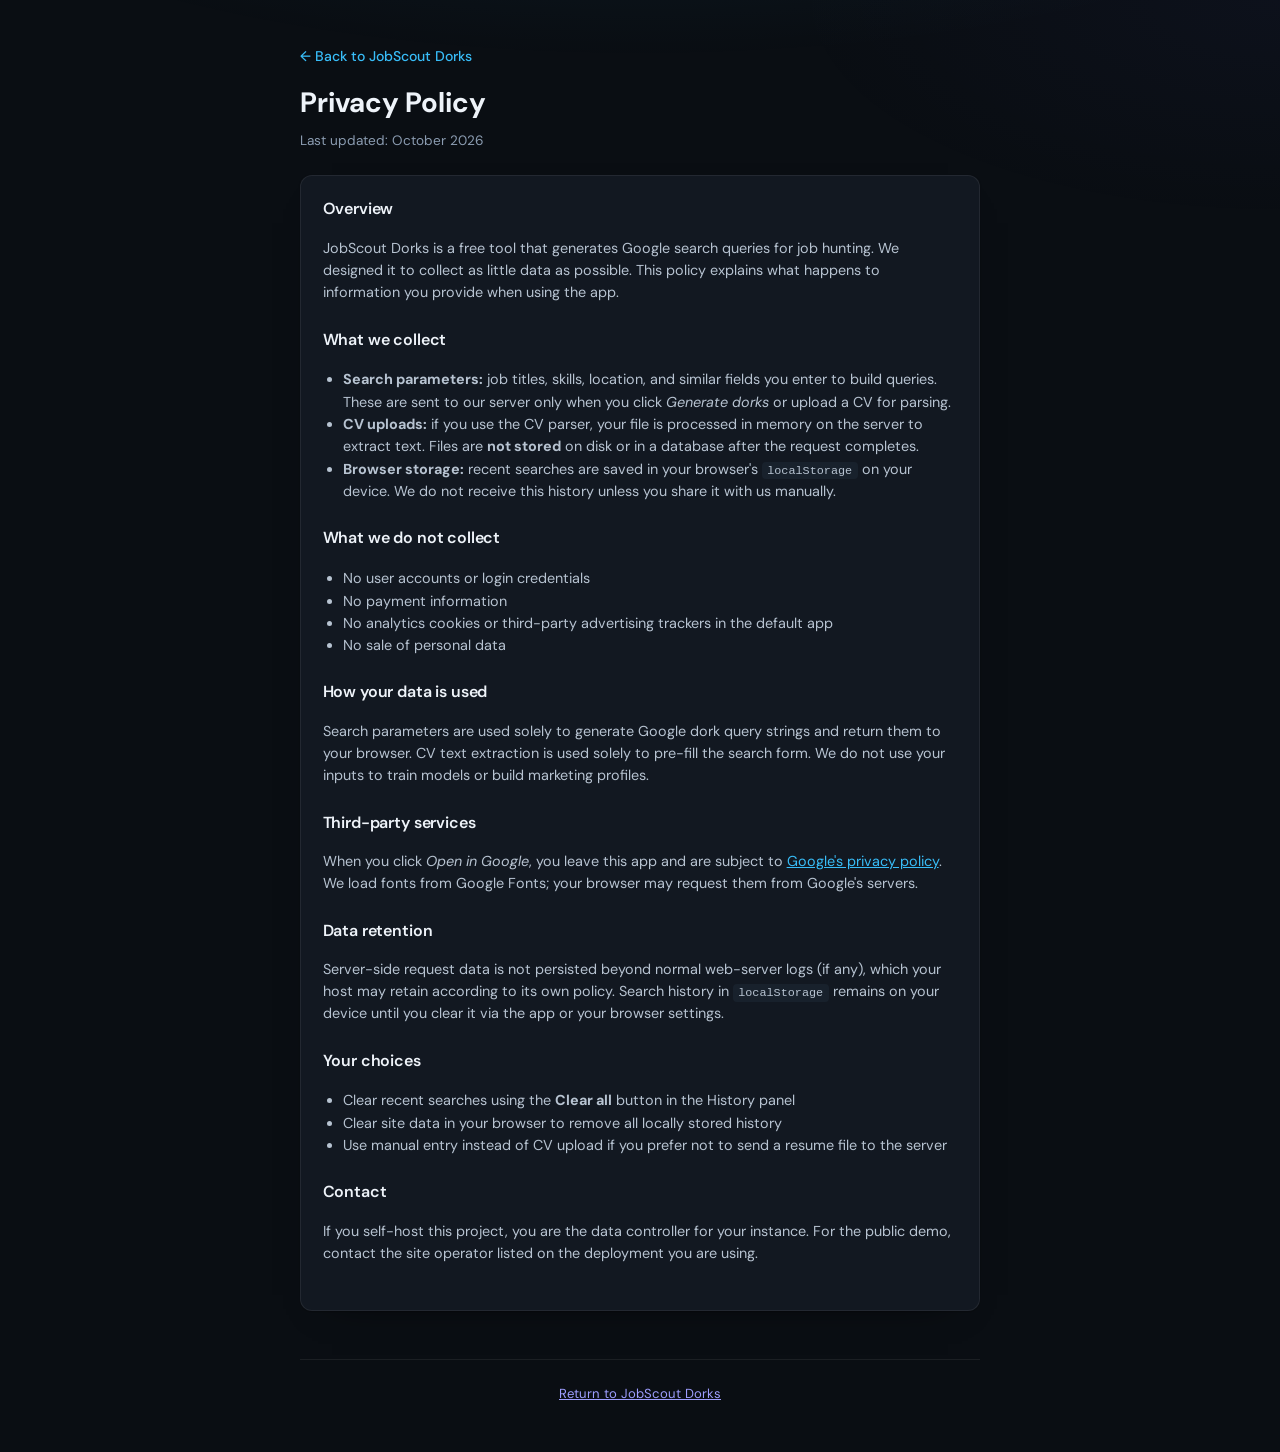
<file: static/privacy.html>
<!DOCTYPE html>
<html lang="en">
<head>
  <meta charset="UTF-8" />
  <meta name="viewport" content="width=device-width, initial-scale=1.0" />
  <title>JobScout Dorks Privacy Policy</title>
  <link rel="preconnect" href="https://fonts.googleapis.com" />
  <link rel="preconnect" href="https://fonts.gstatic.com" crossorigin />
  <link href="https://fonts.googleapis.com/css2?family=DM+Sans:opsz,wght@9..40,400;9..40,600;9..40,700&display=swap" rel="stylesheet" />
  <link rel="stylesheet" href="/static/style.css" />
</head>
<body>
  <div class="bg-glow" aria-hidden="true"></div>
  <div class="page legal-page">
    <header class="legal-header">
      <a href="/" class="back-link">← Back to JobScout Dorks</a>
      <h1>Privacy Policy</h1>
      <p class="legal-updated">Last updated: October 2026</p>
    </header>

    <main class="panel legal-content">
      <section>
        <h2>Overview</h2>
        <p>JobScout Dorks is a free tool that generates Google search queries for job hunting. We designed it to collect as little data as possible. This policy explains what happens to information you provide when using the app.</p>
      </section>

      <section>
        <h2>What we collect</h2>
        <ul>
          <li><strong>Search parameters:</strong> job titles, skills, location, and similar fields you enter to build queries. These are sent to our server only when you click <em>Generate dorks</em> or upload a CV for parsing.</li>
          <li><strong>CV uploads:</strong> if you use the CV parser, your file is processed in memory on the server to extract text. Files are <strong>not stored</strong> on disk or in a database after the request completes.</li>
          <li><strong>Browser storage:</strong> recent searches are saved in your browser's <code>localStorage</code> on your device. We do not receive this history unless you share it with us manually.</li>
        </ul>
      </section>

      <section>
        <h2>What we do not collect</h2>
        <ul>
          <li>No user accounts or login credentials</li>
          <li>No payment information</li>
          <li>No analytics cookies or third-party advertising trackers in the default app</li>
          <li>No sale of personal data</li>
        </ul>
      </section>

      <section>
        <h2>How your data is used</h2>
        <p>Search parameters are used solely to generate Google dork query strings and return them to your browser. CV text extraction is used solely to pre-fill the search form. We do not use your inputs to train models or build marketing profiles.</p>
      </section>

      <section>
        <h2>Third-party services</h2>
        <p>When you click <em>Open in Google</em>, you leave this app and are subject to <a href="https://policies.google.com/privacy" target="_blank" rel="noopener noreferrer">Google's privacy policy</a>. We load fonts from Google Fonts; your browser may request them from Google's servers.</p>
      </section>

      <section>
        <h2>Data retention</h2>
        <p>Server-side request data is not persisted beyond normal web-server logs (if any), which your host may retain according to its own policy. Search history in <code>localStorage</code> remains on your device until you clear it via the app or your browser settings.</p>
      </section>

      <section>
        <h2>Your choices</h2>
        <ul>
          <li>Clear recent searches using the <strong>Clear all</strong> button in the History panel</li>
          <li>Clear site data in your browser to remove all locally stored history</li>
          <li>Use manual entry instead of CV upload if you prefer not to send a resume file to the server</li>
        </ul>
      </section>

      <section>
        <h2>Contact</h2>
        <p>If you self-host this project, you are the data controller for your instance. For the public demo, contact the site operator listed on the deployment you are using.</p>
      </section>
    </main>

    <footer>
      <p><a href="/">Return to JobScout Dorks</a></p>
    </footer>
  </div>
</body>
</html>
</file>
<file: static/style.css>
:root {
  color-scheme: dark;
  --bg: #0a0e13;
  --bg-elevated: #0d1218;
  --surface: #121821;
  --surface-2: #18212c;
  --surface-hover: #1e2936;
  --border: rgba(255, 255, 255, 0.07);
  --border-strong: rgba(255, 255, 255, 0.14);
  --text: #eef3f9;
  --text-secondary: #b7c3d1;
  --text-muted: #8b9cb1;
  --accent: #38bdf8;
  --accent-dim: rgba(56, 189, 248, 0.1);
  --accent-hover: #7dd3fc;
  --success: #34d399;
  --warning: #fbbf24;
  --danger: #f87171;
  --radius: 12px;
  --radius-sm: 8px;
  --shadow: 0 1px 2px rgba(0, 0, 0, 0.3), 0 16px 40px -32px rgba(0, 0, 0, 0.9);
  --font: "DM Sans", system-ui, -apple-system, sans-serif;
  --mono: "JetBrains Mono", "Cascadia Code", Consolas, monospace;
}

*,
*::before,
*::after {
  box-sizing: border-box;
}

[hidden] {
  display: none !important;
}

html {
  scroll-behavior: smooth;
}

body {
  margin: 0;
  font-family: var(--font);
  background: var(--bg);
  color: var(--text);
  line-height: 1.55;
  min-height: 100vh;
  -webkit-font-smoothing: antialiased;
}

.bg-glow {
  position: fixed;
  inset: 0;
  pointer-events: none;
  z-index: 0;
  background:
    radial-gradient(ellipse 90% 45% at 50% -25%, rgba(56, 189, 248, 0.1), transparent 70%),
    radial-gradient(ellipse 55% 35% at 100% 0%, rgba(99, 102, 241, 0.04), transparent 70%);
}

.page {
  position: relative;
  z-index: 1;
  max-width: 1180px;
  margin: 0 auto;
  padding: 2.75rem 1.25rem 3rem;
}

/* Hero */
.hero {
  text-align: center;
  margin-bottom: 2.25rem;
}

.hero-inner {
  max-width: 620px;
  margin: 0 auto;
}

.hero-badge {
  display: inline-flex;
  align-items: center;
  gap: 0.45rem;
  font-size: 0.7rem;
  font-weight: 600;
  letter-spacing: 0.08em;
  text-transform: uppercase;
  color: var(--accent);
  background: var(--accent-dim);
  border: 1px solid rgba(56, 189, 248, 0.18);
  padding: 0.35rem 0.8rem;
  border-radius: 999px;
  margin-bottom: 1.1rem;
}

.badge-dot {
  width: 5px;
  height: 5px;
  border-radius: 50%;
  background: var(--accent);
  animation: pulse 2.4s ease-in-out infinite;
}

@keyframes pulse {
  0%, 100% { opacity: 1; }
  50% { opacity: 0.45; }
}

.hero h1 {
  font-size: clamp(1.9rem, 4.5vw, 2.6rem);
  font-weight: 700;
  margin: 0 0 0.85rem;
  letter-spacing: -0.035em;
  line-height: 1.12;
  text-wrap: balance;
}

.hero-sub {
  color: var(--text-secondary);
  font-size: 1rem;
  margin: 0 auto 1.5rem;
  line-height: 1.6;
  text-wrap: pretty;
}

.hero-stats {
  display: flex;
  justify-content: center;
  list-style: none;
  margin: 0;
  padding: 0;
  font-size: 0.78rem;
  color: var(--text-muted);
  font-variant-numeric: tabular-nums;
}

.hero-stats li {
  padding: 0 1.75rem;
}

.hero-stats li + li {
  border-left: 1px solid var(--border);
}

.hero-stats strong {
  display: block;
  font-size: 1.3rem;
  font-weight: 700;
  color: var(--text);
  letter-spacing: -0.02em;
  line-height: 1.2;
}

/* Layout */
.layout {
  display: grid;
  gap: 1.25rem;
}

.results-column {
  display: flex;
  flex-direction: column;
  gap: 1.25rem;
  min-width: 0;
}

@media (min-width: 960px) {
  .layout {
    grid-template-columns: minmax(340px, 400px) 1fr;
    align-items: start;
  }
}

/* Panels */
.panel {
  background: var(--surface);
  border: 1px solid var(--border);
  border-radius: var(--radius);
  padding: 1.35rem;
  box-shadow: var(--shadow);
}

.panel h2 {
  margin: 0;
  font-size: 1.1rem;
  font-weight: 600;
  letter-spacing: -0.01em;
}

.panel-sub {
  margin: 0.25rem 0 0;
  font-size: 0.82rem;
  color: var(--text-muted);
}

.form-panel-top {
  display: flex;
  justify-content: space-between;
  align-items: flex-start;
  gap: 0.75rem;
  margin-bottom: 1.1rem;
}

/* Form sections */
.form-section {
  display: flex;
  flex-direction: column;
  gap: 0.8rem;
}

.form-section + .form-section {
  border-top: 1px solid var(--border);
  padding-top: 1.1rem;
}

.form-section-title {
  margin: 0;
  font-size: 0.7rem;
  font-weight: 600;
  text-transform: uppercase;
  letter-spacing: 0.08em;
  color: var(--text-muted);
}

.field {
  display: flex;
  flex-direction: column;
  gap: 0.35rem;
}

.field-label {
  font-size: 0.82rem;
  font-weight: 500;
  color: var(--text-secondary);
}

.field-hint {
  font-size: 0.75rem;
  color: var(--text-muted);
  line-height: 1.45;
}

.field-row {
  display: grid;
  grid-template-columns: 1fr 1fr;
  gap: 0.65rem;
}

.field-row-3 {
  grid-template-columns: 1fr;
}

@media (min-width: 1100px) {
  .field-row-3 {
    grid-template-columns: 1fr 1fr 1fr;
  }
}

.req {
  color: var(--danger);
}

input[type="text"],
select {
  width: 100%;
  min-height: 42px;
  background: var(--bg-elevated);
  border: 1px solid var(--border);
  border-radius: var(--radius-sm);
  color: var(--text);
  padding: 0.65rem 0.8rem;
  font-size: 0.92rem;
  font-family: inherit;
  transition: border-color 0.15s, box-shadow 0.15s, background 0.15s;
}

input[type="text"]::placeholder {
  color: var(--text-muted);
  opacity: 0.8;
}

input[type="text"]:hover,
select:hover {
  border-color: var(--border-strong);
}

input[type="text"]:focus,
select:focus {
  outline: none;
  border-color: var(--accent);
  background: var(--surface-2);
  box-shadow: 0 0 0 3px var(--accent-dim);
}

.form-panel form {
  display: flex;
  flex-direction: column;
  gap: 1.1rem;
  min-width: 0;
}

.form-panel {
  min-width: 0;
}

/* Segmented control */
.segmented {
  display: flex;
  flex-direction: column;
  gap: 0.4rem;
}

.segmented-label {
  font-size: 0.82rem;
  font-weight: 500;
  color: var(--text-secondary);
}

.segmented-track {
  display: grid;
  grid-template-columns: 1fr 1fr;
  background: var(--surface-2);
  border: 1px solid var(--border);
  border-radius: var(--radius-sm);
  padding: 3px;
  gap: 3px;
}

.segment {
  position: relative;
  cursor: pointer;
}

.segment input {
  position: absolute;
  opacity: 0;
  width: 0;
  height: 0;
}

.segment span {
  display: flex;
  align-items: center;
  justify-content: center;
  min-height: 36px;
  text-align: center;
  padding: 0.45rem 0.65rem;
  font-size: 0.82rem;
  font-weight: 500;
  color: var(--text-muted);
  border-radius: 6px;
  transition: background 0.15s, color 0.15s;
}

.segment input:checked + span {
  background: var(--surface);
  color: var(--text);
  box-shadow: inset 0 0 0 1px var(--border-strong);
}

.segment:hover input:not(:checked) + span {
  color: var(--text-secondary);
}

.segment input:focus-visible + span {
  outline: 2px solid var(--accent);
  outline-offset: 1px;
}

/* Advanced details */
.form-advanced {
  border: 1px solid var(--border);
  border-radius: var(--radius-sm);
  overflow: hidden;
}

.form-advanced summary {
  padding: 0.7rem 0.85rem;
  min-height: 44px;
  font-size: 0.85rem;
  font-weight: 500;
  color: var(--text-secondary);
  cursor: pointer;
  list-style: none;
  display: flex;
  align-items: center;
  justify-content: space-between;
  user-select: none;
  transition: background 0.15s, color 0.15s;
}

.form-advanced summary:hover {
  background: var(--surface-2);
  color: var(--text);
}

.form-advanced summary::-webkit-details-marker {
  display: none;
}

.form-advanced summary::after {
  content: "+";
  font-size: 1.1rem;
  color: var(--text-muted);
  transition: transform 0.2s;
}

.form-advanced[open] summary::after {
  transform: rotate(45deg);
}

.form-advanced-body {
  padding: 0 0.85rem 0.85rem;
  display: flex;
  flex-direction: column;
  gap: 0.75rem;
  border-top: 1px solid var(--border);
  padding-top: 0.85rem;
}

/* Toggle switch */
.toggle-row {
  display: flex;
  align-items: center;
  gap: 0.65rem;
  cursor: pointer;
  font-size: 0.85rem;
  color: var(--text);
}

.toggle-row input {
  position: absolute;
  opacity: 0;
  width: 0;
  height: 0;
}

.toggle-ui {
  width: 38px;
  height: 22px;
  background: var(--surface-2);
  border: 1px solid var(--border);
  border-radius: 999px;
  position: relative;
  flex-shrink: 0;
  transition: background 0.2s, border-color 0.2s;
}

.toggle-ui::after {
  content: "";
  position: absolute;
  top: 2px;
  left: 2px;
  width: 16px;
  height: 16px;
  background: var(--text-muted);
  border-radius: 50%;
  transition: transform 0.2s, background 0.2s;
}

.toggle-row input:checked + .toggle-ui {
  background: var(--accent-dim);
  border-color: rgba(56, 189, 248, 0.4);
}

.toggle-row input:checked + .toggle-ui::after {
  transform: translateX(16px);
  background: var(--accent);
}

.toggle-row input:focus-visible + .toggle-ui {
  outline: 2px solid var(--accent);
  outline-offset: 2px;
}

/* Tabs */
.input-mode-tabs {
  display: flex;
  gap: 0.35rem;
  margin-bottom: 1rem;
  padding: 4px;
  background: var(--surface-2);
  border: 1px solid var(--border);
  border-radius: var(--radius-sm);
}

.input-mode-tabs .tab {
  flex: 1;
  display: inline-flex;
  align-items: center;
  justify-content: center;
  gap: 0.4rem;
  border: none;
  background: transparent;
  color: var(--text-muted);
  font-family: inherit;
  font-size: 0.84rem;
  font-weight: 500;
  min-height: 38px;
  padding: 0.5rem 0.75rem;
  border-radius: 6px;
  cursor: pointer;
  transition: background 0.15s, color 0.15s;
}

.input-mode-tabs .tab:hover {
  color: var(--text-secondary);
}

.input-mode-tabs .tab.active {
  background: var(--surface);
  color: var(--text);
  box-shadow: inset 0 0 0 1px var(--border-strong);
}

/* CV drop zone */
.cv-panel {
  display: flex;
  flex-direction: column;
  gap: 0.75rem;
  margin-bottom: 0.5rem;
}

.drop-zone {
  border: 1px dashed var(--border-strong);
  border-radius: var(--radius-sm);
  padding: 1.5rem 1rem;
  text-align: center;
  color: var(--text-muted);
  background: var(--bg-elevated);
  transition: border-color 0.2s, background 0.2s;
}

.drop-zone.drag-over {
  border-color: var(--accent);
  background: var(--accent-dim);
}

.drop-zone svg {
  margin-bottom: 0.6rem;
  opacity: 0.55;
}

.drop-zone-title {
  margin: 0 0 0.25rem;
  font-weight: 600;
  color: var(--text-secondary);
  font-size: 0.9rem;
}

.drop-zone-hint {
  margin: 0 0 1rem;
  font-size: 0.78rem;
}

.file-picker-btn {
  display: inline-flex;
  cursor: pointer;
}

.file-name {
  margin: 0.65rem 0 0;
  font-size: 0.8rem;
  color: var(--accent);
  font-weight: 500;
}

.cv-parse-btn:disabled {
  opacity: 0.45;
  cursor: not-allowed;
}

.cv-status {
  margin: 0 0 0.75rem;
}

/* ATS */
.ats-fieldset {
  border: 1px solid var(--border);
  border-radius: var(--radius-sm);
  padding: 0.85rem;
  margin: 0;
}

.ats-legend {
  display: flex;
  align-items: center;
  gap: 0.5rem;
  width: 100%;
  font-size: 0.85rem;
  font-weight: 600;
  color: var(--text-secondary);
  padding: 0;
  margin-bottom: 0.25rem;
}

.ats-legend .ats-count {
  margin-left: auto;
}

.ats-fieldset legend {
  font-size: 0.85rem;
  font-weight: 600;
  color: var(--text-secondary);
  padding: 0;
}

.ats-count {
  font-size: 0.72rem;
  font-weight: 600;
  color: var(--accent);
  background: var(--accent-dim);
  padding: 0.2rem 0.5rem;
  border-radius: 999px;
}

.fieldset-hint {
  font-size: 0.75rem;
  color: var(--text-muted);
  margin: 0 0 0.65rem;
}

.ats-actions {
  display: flex;
  gap: 0.4rem;
  margin-bottom: 0.65rem;
}

.chip-btn,
.link-btn {
  background: none;
  border: none;
  color: var(--accent);
  font-family: inherit;
  font-size: 0.75rem;
  font-weight: 600;
  cursor: pointer;
  padding: 0.25rem 0.5rem;
  border-radius: 6px;
  transition: background 0.15s;
}

.chip-btn {
  background: var(--surface-2);
  border: 1px solid var(--border);
}

.chip-btn:hover,
.link-btn:hover {
  background: var(--accent-dim);
}

.ats-grid {
  display: flex;
  flex-wrap: wrap;
  gap: 0.4rem;
}

.ats-option {
  flex-direction: row;
  align-items: center;
  gap: 0;
  margin: 0;
  cursor: pointer;
}

.ats-option input {
  position: absolute;
  opacity: 0;
  width: 0;
  height: 0;
}

.ats-option span {
  display: inline-flex;
  align-items: center;
  min-height: 32px;
  font-size: 0.78rem;
  font-weight: 500;
  line-height: 1.3;
  padding: 0.35rem 0.65rem;
  border-radius: 999px;
  border: 1px solid var(--border);
  background: var(--surface-2);
  color: var(--text-muted);
  transition: background 0.15s, border-color 0.15s, color 0.15s;
  user-select: none;
}

.ats-option:hover input:not(:checked) + span {
  border-color: var(--border-strong);
  color: var(--text-secondary);
}

.ats-option input:checked + span {
  background: var(--accent-dim);
  border-color: rgba(56, 189, 248, 0.35);
  color: var(--accent);
}

.ats-option input:focus-visible + span {
  outline: 2px solid var(--accent);
  outline-offset: 2px;
}

/* Buttons */
.btn-primary,
.btn-secondary,
.btn-ghost,
.btn-icon {
  font-family: inherit;
  cursor: pointer;
  border: none;
  border-radius: var(--radius-sm);
  font-size: 0.88rem;
  font-weight: 600;
  transition: background 0.15s, color 0.15s, border-color 0.15s, box-shadow 0.15s;
  display: inline-flex;
  align-items: center;
  justify-content: center;
  gap: 0.4rem;
}

.btn-primary {
  width: 100%;
  min-height: 46px;
  background: var(--accent);
  color: #041018;
  padding: 0.75rem 1.25rem;
  box-shadow: none;
}

.btn-primary:hover:not(:disabled) {
  background: var(--accent-hover);
}

.btn-primary:active:not(:disabled) {
  background: #0ea5e9;
}

.btn-primary:disabled {
  opacity: 0.55;
  cursor: not-allowed;
}

.btn-spinner {
  width: 16px;
  height: 16px;
  border: 2px solid rgba(4, 16, 24, 0.25);
  border-top-color: #041018;
  border-radius: 50%;
  animation: spin 0.7s linear infinite;
}

.loading .btn-label {
  opacity: 0.85;
}

.loading .btn-spinner {
  display: inline-block !important;
}

@keyframes spin {
  to { transform: rotate(360deg); }
}

.btn-secondary {
  background: var(--surface-2);
  color: var(--text);
  border: 1px solid var(--border);
  min-height: 38px;
  padding: 0.5rem 0.9rem;
  white-space: nowrap;
}

.btn-secondary:hover {
  background: var(--surface-hover);
  border-color: var(--border-strong);
}

.btn-ghost {
  background: var(--surface-2);
  color: var(--text-secondary);
  border: 1px solid var(--border);
  min-height: 34px;
  padding: 0.4rem 0.7rem;
  font-size: 0.78rem;
  flex-shrink: 0;
}

.btn-ghost:hover {
  color: var(--text);
  border-color: var(--border-strong);
}

.btn-icon {
  background: transparent;
  color: var(--text-secondary);
  border: 1px solid var(--border);
  min-height: 36px;
  padding: 0.4rem 0.75rem;
  font-size: 0.8rem;
  font-weight: 500;
}

.btn-icon:hover {
  color: var(--text);
  background: var(--surface-hover);
  border-color: var(--border-strong);
}

.btn-icon.copied {
  color: var(--success);
  border-color: rgba(52, 211, 153, 0.4);
}

.btn-icon.open-google {
  color: var(--accent);
  border-color: rgba(56, 189, 248, 0.3);
}

.btn-icon.open-google:hover {
  background: var(--accent-dim);
}

.form-actions {
  padding-top: 0.25rem;
}

/* History */
.history-panel {
  background: var(--surface-2);
  border: 1px solid var(--border);
  border-radius: var(--radius-sm);
  padding: 0.85rem;
  margin-bottom: 1rem;
  animation: slideDown 0.2s ease;
}

@keyframes slideDown {
  from { opacity: 0; transform: translateY(-6px); }
  to { opacity: 1; transform: translateY(0); }
}

.history-header {
  display: flex;
  justify-content: space-between;
  align-items: center;
  margin-bottom: 0.5rem;
}

.history-header h3 {
  margin: 0;
  font-size: 0.85rem;
  font-weight: 600;
}

.history-list {
  list-style: none;
  margin: 0;
  padding: 0;
  max-height: 220px;
  overflow-y: auto;
}

.history-item {
  margin-bottom: 0.35rem;
}

.history-run {
  width: 100%;
  text-align: left;
  background: var(--surface);
  border: 1px solid var(--border);
  border-radius: 8px;
  padding: 0.55rem 0.7rem;
  color: var(--text);
  font-family: inherit;
  cursor: pointer;
  transition: border-color 0.15s, background 0.15s;
}

.history-run:hover {
  border-color: var(--border-strong);
  background: var(--surface-hover);
}

.history-run strong {
  display: block;
  font-size: 0.84rem;
}

.history-run span {
  font-size: 0.73rem;
  color: var(--text-muted);
}

.history-empty {
  font-size: 0.8rem;
  color: var(--text-muted);
  margin: 0;
  text-align: center;
  padding: 0.5rem;
}

/* Results */
.results-header {
  display: flex;
  justify-content: space-between;
  align-items: flex-start;
  gap: 1rem;
  margin-bottom: 1rem;
  padding-bottom: 1rem;
  border-bottom: 1px solid var(--border);
  flex-wrap: wrap;
}

.results-meta {
  color: var(--text-muted);
  font-size: 0.82rem;
  margin: 0.3rem 0 0;
  font-variant-numeric: tabular-nums;
}

.results-warnings {
  font-size: 0.8rem;
  color: var(--warning);
  margin: 0.35rem 0 0;
  padding: 0.5rem 0.65rem;
  background: rgba(251, 191, 36, 0.08);
  border-radius: 8px;
  border: 1px solid rgba(251, 191, 36, 0.2);
}

.category-nav {
  display: flex;
  flex-wrap: wrap;
  gap: 0.4rem;
  margin-bottom: 1.25rem;
  padding-bottom: 1rem;
  border-bottom: 1px solid var(--border);
}

.category-nav a {
  font-size: 0.75rem;
  font-weight: 500;
  color: var(--text-muted);
  text-decoration: none;
  min-height: 30px;
  display: inline-flex;
  align-items: center;
  padding: 0.3rem 0.65rem;
  border-radius: 999px;
  border: 1px solid var(--border);
  background: var(--surface-2);
  transition: color 0.15s, border-color 0.15s, background 0.15s;
}

.category-nav a:hover {
  color: var(--text);
  border-color: var(--border-strong);
  background: var(--surface-hover);
}

.category {
  margin-bottom: 1.75rem;
  scroll-margin-top: 1rem;
}

.category:last-child {
  margin-bottom: 0;
}

.category-title {
  display: flex;
  align-items: center;
  gap: 0.5rem;
  font-size: 0.95rem;
  font-weight: 600;
  color: var(--text);
  margin: 0 0 0.75rem;
}

.category-count {
  font-size: 0.72rem;
  font-weight: 600;
  color: var(--text-muted);
  background: var(--surface-2);
  padding: 0.15rem 0.45rem;
  border-radius: 999px;
  margin-left: auto;
  font-variant-numeric: tabular-nums;
}

.dork-card {
  background: var(--surface-2);
  border: 1px solid var(--border);
  border-radius: var(--radius-sm);
  padding: 0.9rem 1rem;
  margin-bottom: 0.55rem;
  transition: border-color 0.15s, background 0.15s;
}

.dork-card:hover {
  border-color: var(--border-strong);
  background: var(--surface-hover);
}

.dork-label {
  font-weight: 600;
  font-size: 0.9rem;
  line-height: 1.35;
}

.dork-desc {
  font-size: 0.78rem;
  color: var(--text-muted);
  margin: 0.2rem 0 0.6rem;
}

.dork-warn {
  font-size: 0.75rem;
  color: var(--warning);
  margin: 0 0 0.5rem;
}

.dork-query {
  font-family: var(--mono);
  font-size: 0.78rem;
  line-height: 1.55;
  background: var(--bg-elevated);
  border: 1px solid var(--border);
  border-left: 2px solid rgba(56, 189, 248, 0.45);
  border-radius: 6px;
  padding: 0.65rem 0.75rem;
  overflow-wrap: anywhere;
  word-break: break-word;
  color: #7dd3fc;
  margin-bottom: 0.6rem;
  user-select: all;
}

.dork-actions {
  display: flex;
  gap: 0.45rem;
  flex-wrap: wrap;
}

.results-error {
  font-size: 0.88rem;
  margin-top: 1rem;
  padding: 0.75rem;
  color: var(--danger);
  background: rgba(248, 113, 113, 0.08);
  border: 1px solid rgba(248, 113, 113, 0.2);
  border-radius: 8px;
}

.field-error {
  font-size: 0.75rem;
  color: var(--danger);
}

.field-msg {
  font-size: 0.8rem;
  margin: 0;
}

.field-msg.error-msg { color: var(--danger); }
.field-msg.success-msg { color: var(--success); }
.field-msg.loading-msg { color: var(--text-muted); }

/* Empty state */
.empty-state {
  text-align: center;
  padding: 2.5rem 1.5rem;
}

.empty-visual {
  position: relative;
  width: 88px;
  height: 88px;
  margin: 0 auto 1.25rem;
  display: flex;
  align-items: center;
  justify-content: center;
  color: var(--text-muted);
}

.empty-ring {
  position: absolute;
  inset: 0;
  border: 2px dashed var(--border-strong);
  border-radius: 50%;
  animation: spin 24s linear infinite;
}

.empty-state h2 {
  margin: 0 0 0.5rem;
  font-size: 1.15rem;
}

.empty-state > p {
  color: var(--text-muted);
  max-width: 380px;
  margin: 0 auto 1.5rem;
  font-size: 0.9rem;
}

.empty-categories {
  display: flex;
  flex-wrap: wrap;
  justify-content: center;
  gap: 0.45rem;
  list-style: none;
  margin: 0;
  padding: 0;
}

.empty-categories li {
  display: inline-flex;
  align-items: center;
  gap: 0.35rem;
  font-size: 0.78rem;
  font-weight: 500;
  color: var(--text-secondary);
  background: var(--surface-2);
  border: 1px solid var(--border);
  padding: 0.35rem 0.65rem;
  border-radius: 999px;
}

footer {
  text-align: center;
  margin-top: 3rem;
  padding-top: 1.5rem;
  border-top: 1px solid var(--border);
  color: var(--text-muted);
  font-size: 0.82rem;
}

footer p {
  margin: 0;
}

.footer-links {
  margin-top: 0.5rem !important;
}

.footer-links a {
  color: var(--text-muted);
  text-decoration: none;
}

.footer-links a:hover {
  color: var(--accent);
}

/* Domain presets */
.preset-intro {
  margin: 0 0 0.65rem;
}

.preset-clear {
  margin-top: 0.5rem;
}

.preset-item {
  display: flex;
  min-width: 0;
}

.preset-grid {
  display: grid;
  grid-template-columns: repeat(2, minmax(0, 1fr));
  gap: 0.45rem;
  max-height: 300px;
  overflow-y: auto;
  overflow-x: hidden;
  padding-right: 0.15rem;
  scrollbar-gutter: stable;
  scrollbar-width: thin;
  scrollbar-color: var(--border-strong) transparent;
}

.preset-card {
  display: flex;
  align-items: center;
  justify-content: flex-start;
  gap: 0.5rem;
  min-width: 0;
  width: 100%;
  min-height: 44px;
  padding: 0.5rem 0.6rem;
  background: var(--surface-2);
  border: 1px solid var(--border);
  border-radius: var(--radius-sm);
  color: var(--text-secondary);
  font-family: inherit;
  font-size: 0.78rem;
  font-weight: 500;
  cursor: pointer;
  text-align: left;
  transition: border-color 0.15s, background 0.15s, color 0.15s;
}

.preset-card:hover {
  border-color: var(--border-strong);
  background: var(--surface-hover);
  color: var(--text);
}

.preset-card.active {
  border-color: rgba(56, 189, 248, 0.45);
  background: var(--accent-dim);
  color: var(--accent);
}

.preset-icon {
  flex-shrink: 0;
  font-size: 1.05rem;
  line-height: 1;
}

.preset-name {
  display: block;
  min-width: 0;
  flex: 1;
  line-height: 1.3;
  white-space: normal;
  overflow-wrap: anywhere;
  word-break: break-word;
  hyphens: auto;
}

/* Legal pages */
.legal-page {
  max-width: 720px;
}

.legal-header {
  margin-bottom: 1.5rem;
}

.legal-header h1 {
  margin: 0.75rem 0 0.35rem;
  font-size: 1.75rem;
}

.legal-updated {
  color: var(--text-muted);
  font-size: 0.85rem;
  margin: 0;
}

.back-link {
  color: var(--accent);
  text-decoration: none;
  font-size: 0.88rem;
  font-weight: 500;
}

.back-link:hover {
  text-decoration: underline;
}

.legal-content section {
  margin-bottom: 1.5rem;
}

.legal-content h2 {
  font-size: 1rem;
  margin: 0 0 0.5rem;
}

.legal-content p,
.legal-content li {
  color: var(--text-secondary);
  font-size: 0.9rem;
}

.legal-content ul {
  padding-left: 1.25rem;
}

.legal-content a {
  color: var(--accent);
}

.legal-content code {
  font-family: var(--mono);
  font-size: 0.82em;
  background: var(--surface-2);
  padding: 0.1rem 0.35rem;
  border-radius: 4px;
}

/* Toast */
#toast-container {
  position: fixed;
  bottom: 1.25rem;
  right: 1.25rem;
  z-index: 200;
  display: flex;
  flex-direction: column;
  gap: 0.5rem;
  max-width: min(360px, calc(100vw - 2rem));
}

.toast {
  background: var(--surface);
  border: 1px solid var(--border);
  border-radius: var(--radius-sm);
  padding: 0.7rem 0.9rem;
  font-size: 0.85rem;
  box-shadow: var(--shadow);
  opacity: 0;
  transform: translateY(8px);
  transition: opacity 0.2s, transform 0.2s;
}

.toast.visible {
  opacity: 1;
  transform: translateY(0);
}

.toast-error {
  border-color: rgba(248, 113, 113, 0.4);
  color: #fca5a5;
}

/* A11y */
.sr-only {
  position: absolute;
  width: 1px;
  height: 1px;
  padding: 0;
  margin: -1px;
  overflow: hidden;
  clip: rect(0, 0, 0, 0);
  white-space: nowrap;
  border: 0;
}

:focus-visible {
  outline: 2px solid var(--accent);
  outline-offset: 2px;
}

@media (prefers-reduced-motion: reduce) {
  *,
  *::before,
  *::after {
    animation-duration: 0.01ms !important;
    animation-iteration-count: 1 !important;
    transition-duration: 0.01ms !important;
    scroll-behavior: auto !important;
  }

  html {
    scroll-behavior: auto;
  }
}

/* Coarse pointers: keep actions comfortably tappable */
@media (pointer: coarse) {
  input[type="text"],
  select {
    min-height: 44px;
  }

  .segment span,
  .input-mode-tabs .tab,
  .btn-secondary {
    min-height: 44px;
  }

  .btn-ghost,
  .btn-icon,
  .chip-btn,
  .category-nav a {
    min-height: 40px;
  }

  .ats-option span {
    min-height: 38px;
    padding: 0.45rem 0.75rem;
  }

  .link-btn {
    min-height: 36px;
  }
}

/* Mobile */
@media (max-width: 599px) {
  .page {
    padding: 1.75rem 1rem 2.5rem;
  }

  .hero {
    margin-bottom: 1.75rem;
  }

  .hero-stats {
    font-size: 0.72rem;
  }

  .hero-stats li {
    padding: 0 1rem;
  }

  .hero-stats strong {
    font-size: 1.15rem;
  }

  .panel {
    padding: 1.1rem;
  }

  .field-row,
  .field-row-3 {
    grid-template-columns: 1fr;
  }

  .preset-grid {
    max-height: none;
  }

  .form-panel-top {
    flex-direction: column;
    gap: 0.6rem;
  }

  .history-toggle {
    align-self: flex-start;
  }

  .results-header {
    flex-direction: column;
  }

  .results-toolbar {
    width: 100%;
  }

  .results-toolbar .btn-secondary {
    flex: 1;
  }

  .dork-card {
    padding: 0.85rem;
  }

  .dork-actions .btn-icon {
    flex: 1;
  }

  .empty-state {
    padding: 2rem 1.1rem;
  }
}

@media (max-width: 480px) {
  .preset-card {
    flex-direction: column;
    justify-content: center;
    gap: 0.3rem;
    padding: 0.55rem 0.35rem;
    font-size: 0.72rem;
    text-align: center;
  }

  .preset-name {
    flex: none;
    width: 100%;
    overflow-wrap: break-word;
  }

  .preset-icon {
    font-size: 1.15rem;
  }
}
</file>
